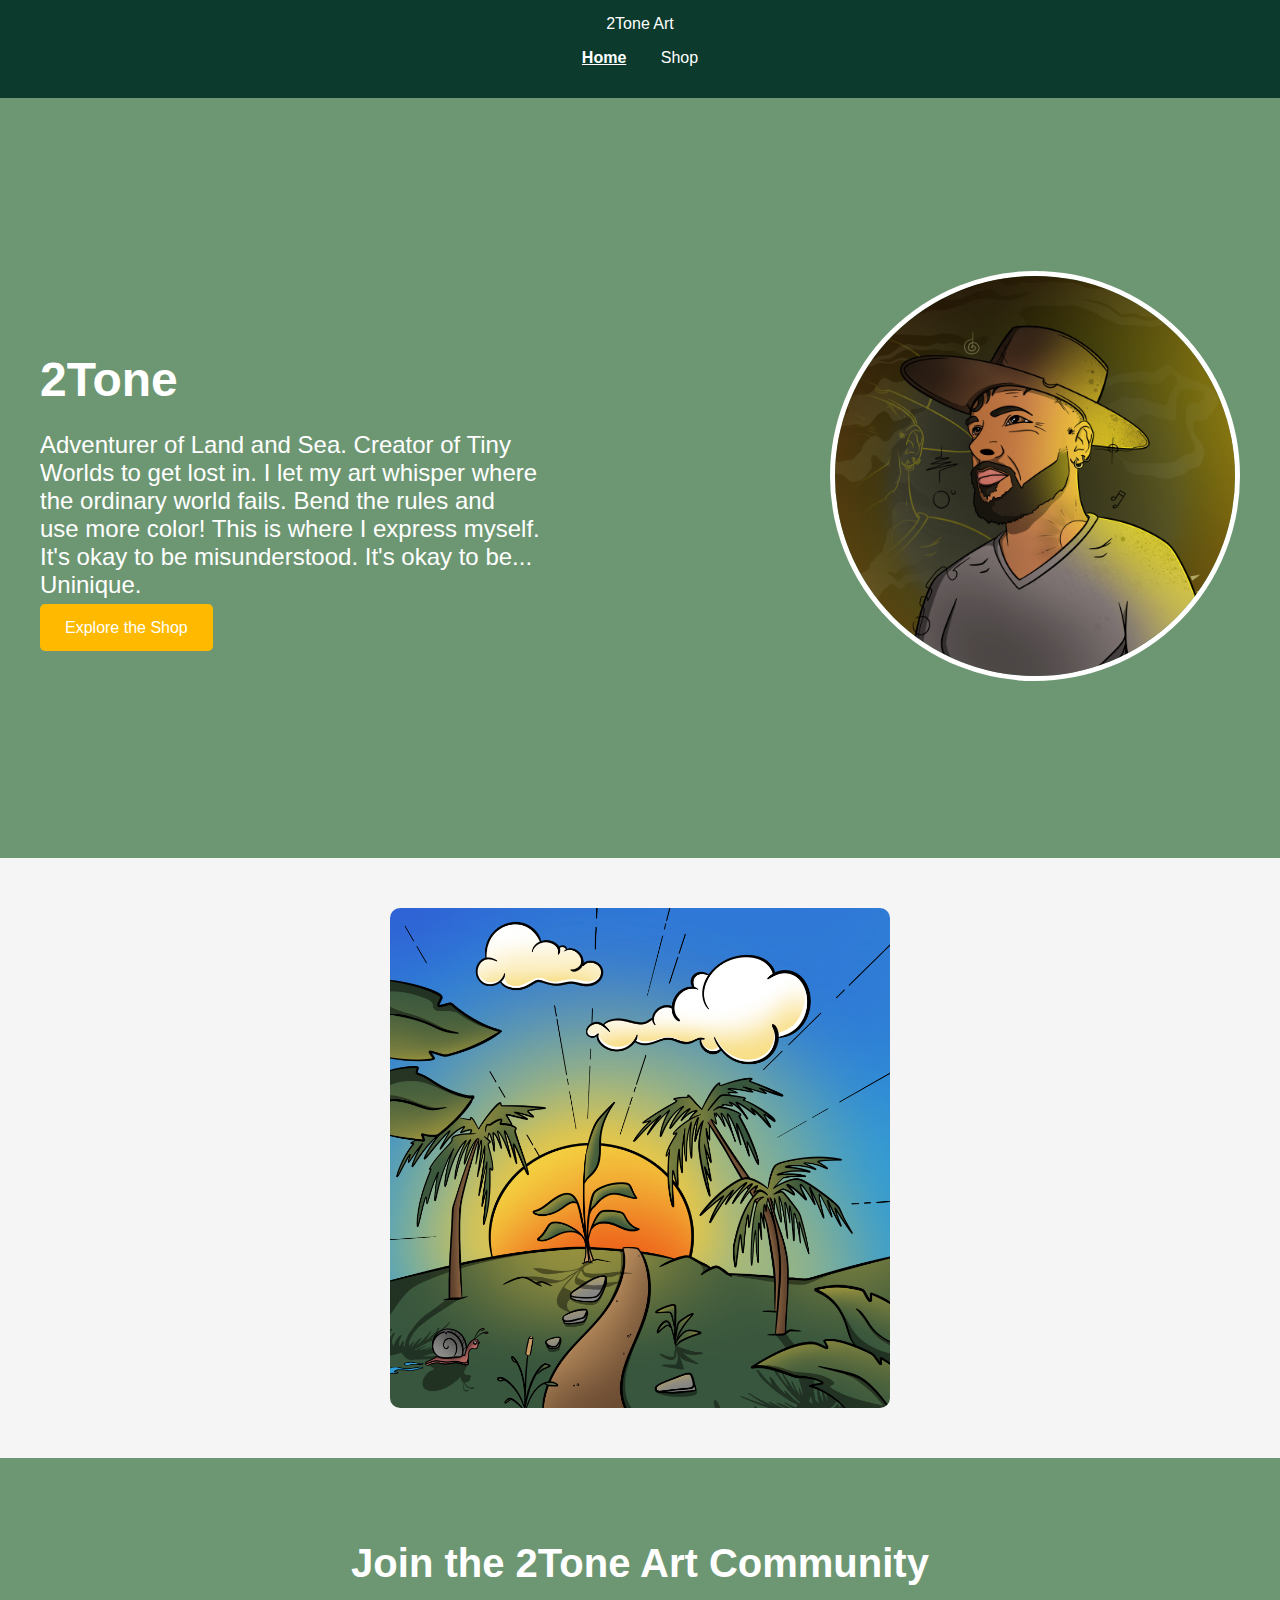
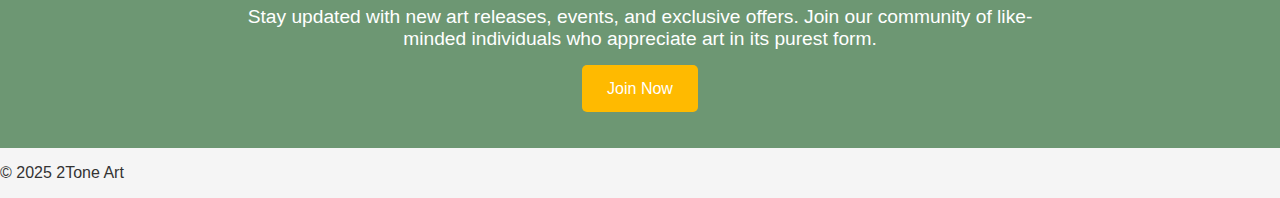
<file: index.html>
<!DOCTYPE html>
<html lang="en">
<head>
    <meta charset="UTF-8">
    <meta name="viewport" content="width=device-width, initial-scale=1.0">
    <title>2Tone Art - Home</title>
    <link rel="stylesheet" href="styles.css">
    <link rel="stylesheet" href="shop-styles.css">
</head>
<body onload="showSlides()"> <!-- Ensures the slideshow starts when the page loads -->
    <!-- Header -->
    <header>
        <nav>
            <div class="logo">2Tone Art</div>
            <ul>
                <li><a href="index.html" class="active">Home</a></li>
                <li><a href="shop.html">Shop</a></li>
            </ul>
        </nav>
    </header>

    <!-- Main Content -->
    <main>
        <!-- Hero Section (Your image + Bio) -->
        <section class="hero">
            <div class="hero-content">
                <div class="hero-text">
                    <h1>2Tone</h1>
                    <p>Adventurer of Land and Sea. Creator of Tiny Worlds to get lost in. I let my art whisper where the ordinary world fails. Bend the rules and use more color! This is where I express myself. It's okay to be misunderstood. It's okay to be... Uninique.</p>
                    <a href="shop.html" class="cta-button">Explore the Shop</a>
                </div>
                <div class="hero-image">
                    <img src="donepfp.jpg" alt="Picture of [Your Name]">
                </div>
            </div>
        </section>

        <!-- Art Slideshow Section -->
        <section class="art-slideshow">
            <div class="slideshow-container">
                <!-- Slides -->
                <div class="mySlides fade">
                    <img src="snailsky.png" alt="Art 1">
                </div>
                <div class="mySlides fade">
                    <img src="believewn.png" alt="Art 2">
                </div>
                <div class="mySlides fade">
                    <img src="basezora.png" alt="Art 3">
                </div>
                <div class="mySlides fade">
                    <img src="bll.png" alt="Art 4">
                </div>
            </div>
        </section>

        <!-- Join Us Section -->
        <section class="join">
            <h2>Join the 2Tone Art Community</h2>
            <p>Stay updated with new art releases, events, and exclusive offers. Join our community of like-minded individuals who appreciate art in its purest form.</p>
            <a href="join.html" class="cta-button">Join Now</a>
        </section>
    </main>

    <!-- Footer -->
    <footer>
        <p>&copy; 2025 2Tone Art</p>
    </footer>

    <!-- JavaScript for Slideshow -->
    <script>
let slideIndex = -1;

function showSlides() {
    const slides = document.getElementsByClassName("mySlides");

    for (let i = 0; i < slides.length; i++) {
        slides[i].classList.remove("active");
    }

    slideIndex = (slideIndex + 1) % slides.length;
    slides[slideIndex].classList.add("active");

    setTimeout(showSlides, 5000); // Change every 5 seconds
}
    </script>
</body>
</html>
</file>
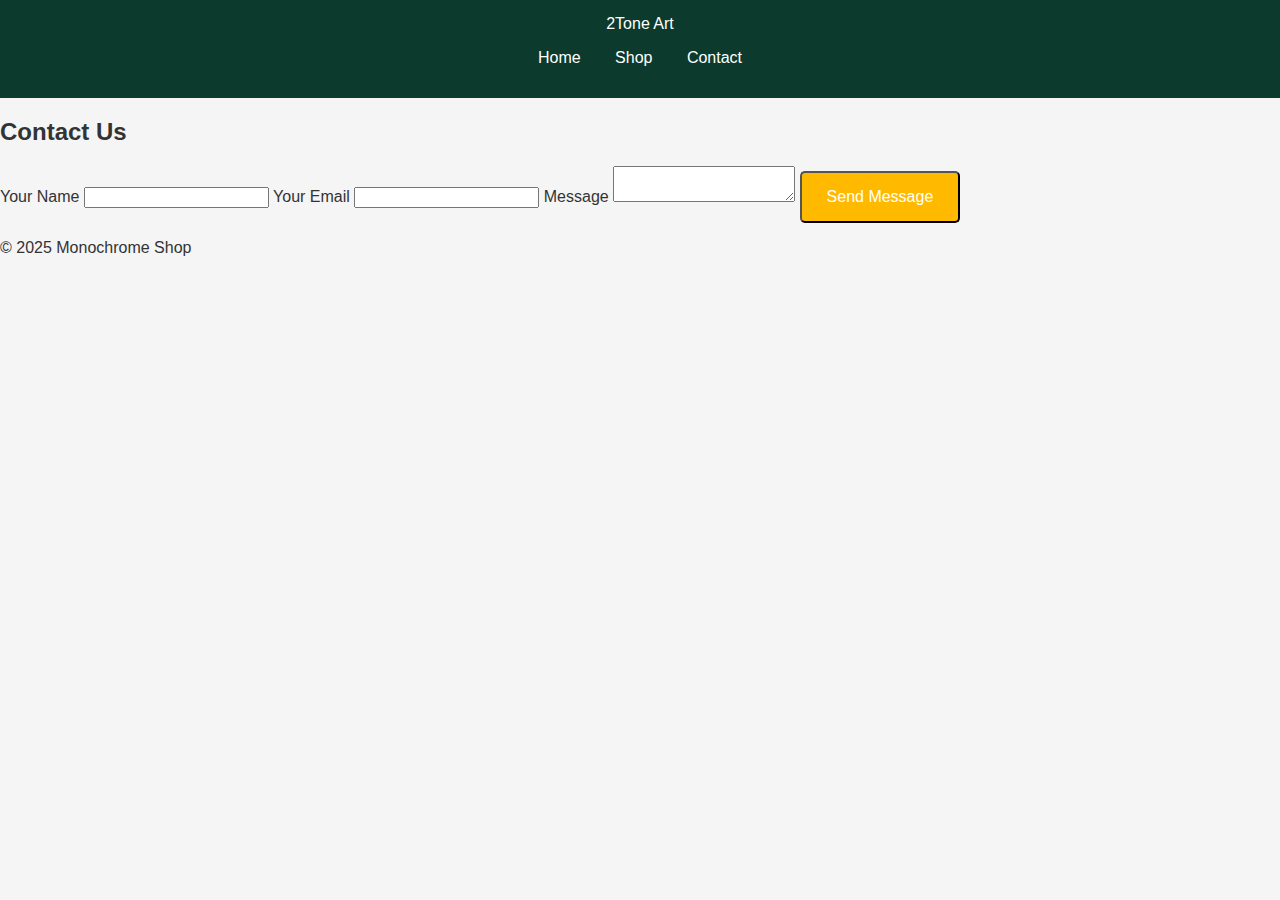
<file: contact.html>
<!DOCTYPE html>
<html lang="en">
<head>
    <meta charset="UTF-8">
    <meta name="viewport" content="width=device-width, initial-scale=1.0">
    <title>2Tone Art - Contact</title>

    <script 
  src="https://www.paypal.com/sdk/js?client-id=BAAJca7-BzO4LXNL0Nkaosg8dTQyXThbwm3yF0AfjJOLx-I6ldzLny3Wb4c5iiEilpV5zUMGr06j4RIoKs&components=hosted-buttons&enable-funding=venmo&currency=USD">
</script>

    <link rel="stylesheet" href="styles.css">
</head>
<body>
    <!-- Header -->
    <header>
        <nav>
            <div class="logo">2Tone Art</div>
            <ul>
                <li><a href="index.html">Home</a></li>
                <li><a href="shop.html">Shop</a></li>
                <li><a href="contact.html">Contact</a></li>
            </ul>
        </nav>
    </header>

    <!-- Contact Form -->
    <section class="contact-section">
        <h2>Contact Us</h2>
        <form action="#" method="POST">
            <label for="name">Your Name</label>
            <input type="text" id="name" name="name" required>

            <label for="email">Your Email</label>
            <input type="email" id="email" name="email" required>

            <label for="message">Message</label>
            <textarea id="message" name="message" required></textarea>

            <button type="submit" class="cta-button">Send Message</button>
        </form>
    </section>

    <!-- Footer -->
    <footer>
        <p>&copy; 2025 Monochrome Shop</p>
    </footer>
</body>
</html>
</file>
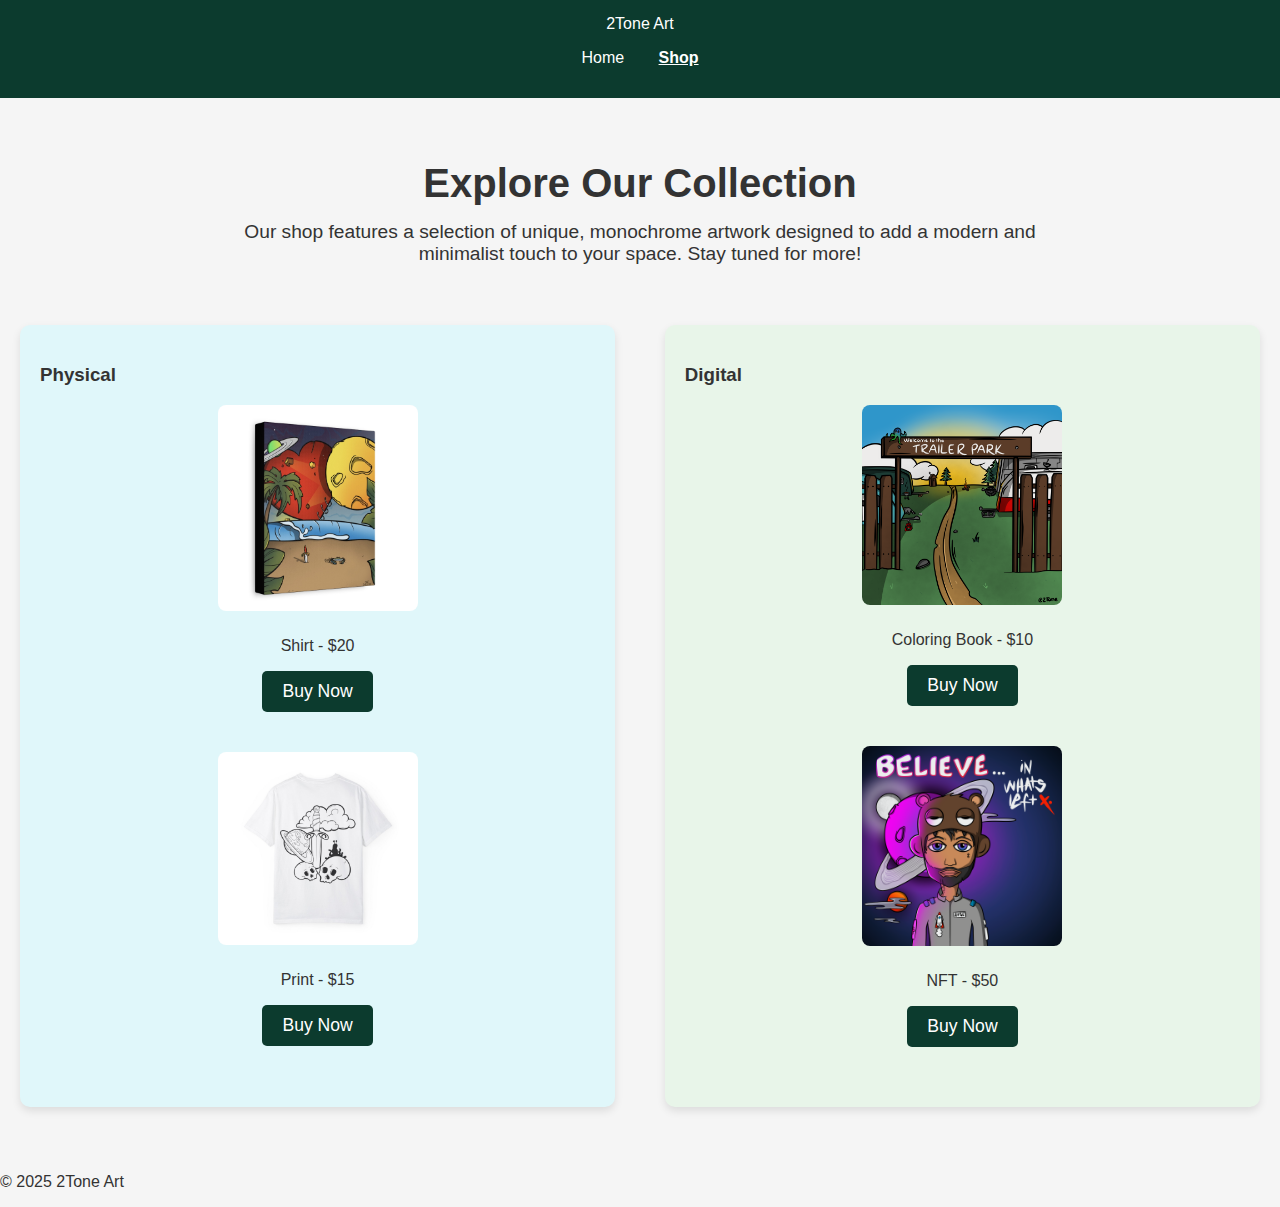
<file: shop.html>
<!DOCTYPE html>
<html lang="en">
<head>
    <meta charset="UTF-8">
    <meta name="viewport" content="width=device-width, initial-scale=1.0">
    <title>2Tone Art - Shop</title>
    <link rel="stylesheet" href="styles.css">
    <link rel="stylesheet" href="shop-styles.css">
</head>
<body>
    <!-- Header -->
    <header>
        <nav>
            <div class="logo">2Tone Art</div>
            <ul>
                <li><a href="index.html">Home</a></li>
                <li><a href="shop.html" class="active">Shop</a></li>
            </ul>
        </nav>
    </header>

    <!-- Main Content -->
   <!-- Main Content -->
<main>
    <!-- Shop Introduction -->
    <section class="shop-intro">
        <h2>Explore Our Collection</h2>
        <p>Our shop features a selection of unique, monochrome artwork designed to add a modern and minimalist touch to your space. Stay tuned for more!</p>
    </section>

    <!-- Physical and Digital Grid Section -->
    <section class="shop-grid">
        <!-- Physical Products Section -->
        <div class="product-grid physical">
            <h3>Physical</h3>
            <div class="product-item">
                <img src="cards2.jpg" alt="Shirt">
                <p>Shirt - $20</p>
                <a href="#" class="buy-button">Buy Now</a>
            </div>
            <div class="product-item">
                <img src="carsd3.jpg" alt="Print">
                <p>Print - $15</p>
                <a href="#" class="buy-button">Buy Now</a>
            </div>
            <!-- Add more physical items here -->
        </div>

        <!-- Digital Products Section -->
        <div class="product-grid digital">
            <h3>Digital</h3>
            <div class="product-item">
                <img src="basezora.png" alt="Coloring Book">
                <p>Coloring Book - $10</p>
                <a href="#" class="buy-button">Buy Now</a>
            </div>
            <div class="product-item">
                <img src="believewn.png" alt="NFT">
                <p>NFT - $50</p>
                <a href="#" class="buy-button">Buy Now</a>
            </div>
            <!-- Add more digital items here -->
        </div>
    </section>
</main>

    <!-- Footer -->
    <footer>
        <p>&copy; 2025 2Tone Art</p>
    </footer>
</body>
</html>
</file>
<file: shop-styles.css>
/* General Shop Layout */
.shop-intro {
    text-align: center;
    padding: 30px 20px;
    background-color: #f5f5f5;
    color: #333;
}

.shop-intro h2 {
    font-size: 2.5rem;
    margin-bottom: 15px;
}

.shop-intro p {
    font-size: 1.2rem;
    max-width: 800px;
    margin: 0 auto;
}

/* Shop Grid */
.shop-grid {
    display: flex;
    justify-content: space-between; /* Space between physical and digital products */
    gap: 20px; /* Space between the grids */
    padding: 30px 20px;
    flex-wrap: wrap; /* Allow wrapping on smaller screens */
}

/* Individual Product Grid */
.product-grid {
    width: 48%; /* Set width of each product grid */
    background-color: #f5f5f5;
    border-radius: 10px;
    padding: 20px;
    box-shadow: 0 4px 8px rgba(0, 0, 0, 0.1);
    margin-bottom: 20px;
    box-sizing: border-box; /* Ensure padding doesn't affect width */
}

/* Physical vs Digital Products */
.physical {
    background-color: #e0f7fa; /* Light cyan for physical products */
}

.digital {
    background-color: #e8f5e9; /* Light green for digital products */
}

/* Product Item Styles */
.product-item {
    display: flex;
    flex-direction: column;
    align-items: center;
    text-align: center;
}

.product-item img {
    width: 80%;
    max-width: 200px;
    height: auto;
    border-radius: 8px;
    margin-bottom: 10px;
    transition: transform 0.3s ease;
}

/* Product Title */
.product-title {
    font-size: 1.4rem;
    font-weight: bold;
    color: #333;
    margin-bottom: 5px;
}

/* Product Description */
.product-description {
    font-size: 1rem;
    color: #666;
    margin-bottom: 10px;
}

/* Product Price */
.product-price {
    font-size: 1.2rem;
    font-weight: bold;
    color: #333;
    margin-bottom: 15px;
}

/* Button Styles */
.buy-button {
    background-color: #0c3b2e;
    color: white;
    padding: 10px 20px;
    text-decoration: none;
    font-size: 1.1rem;
    border-radius: 5px;
    display: inline-block;
    text-align: center;
    transition: background-color 0.3s ease;
    margin-bottom: 40px;
}

.buy-button:hover {
    background-color: #ffba00;
}

.buy-button:active {
    transform: scale(0.98);
}

/* Hover Effect for Product Images */
.product-item:hover img {
    transform: scale(1.05); /* Slight zoom effect on hover */
}

/* Responsive Layout */
@media (max-width: 1024px) {
    /* Tablet and smaller screens - side by side */
    .product-grid {
        width: 48%; /* Keep two items per row */
    }
}

@media (max-width: 768px) {
    /* Adjust layout for mobile screens */
    .shop-grid {
        flex-direction: column; /* Stack products vertically */
        justify-content: center; /* Center the products */
    }

    .product-grid {
        width: 90%; /* Take up most of the screen on mobile */
        margin-bottom: 20px;
    }

    .product-item img {
        width: 90%; /* Adjust image size for mobile */
    }

    .shop-intro h2 {
        font-size: 2rem;
    }

    .shop-intro p {
        font-size: 1rem;
    }

    .buy-button {
        font-size: 1rem; /* Slightly smaller button text for mobile */
        padding: 8px 16px; /* Adjust button padding for mobile */
    }
}

@media (max-width: 480px) {
    /* Stack items vertically on very small screens */
    .shop-grid {
        flex-direction: column; /* Stack products vertically on very small screens */
        align-items: center;
    }

    .product-grid {
        width: 90%; /* Take up most of the screen on mobile */
        margin-bottom: 20px;
    }
}
</file>
<file: styles.css>
/* Reset + Base */
body {
    font-family: Arial, sans-serif;
    background-color: #f5f5f5;
    color: #333;
    margin: 0;
    padding: 0;
}

/* Header */
header {
    background-color: #0c3b2e;
    color: white;
    padding: 15px 0;
    text-align: center;
}

header nav ul {
    list-style: none;
    padding: 0;
}

header nav ul li {
    display: inline;
    margin: 0 15px;
}

header nav ul li a {
    color: white;
    text-decoration: none;
    transition: color 0.3s ease;
}

header nav ul li a.active {
    font-weight: bold;
    text-decoration: underline;
}

header nav ul li a:hover {
    color: #ffba00;
}

/* Hero Section */
.hero {
    background-color: #6d9773;
    color: white;
    display: flex;
    justify-content: center;
    align-items: center;
    padding: 20px 20px;
    min-height: 80vh;
}

.hero-content {
    display: flex;
    flex-direction: row;
    justify-content: space-between;
    align-items: center;
    width: 100%;
    max-width: 1200px;
    margin: 0 auto;
}

.hero-text {
    max-width: 500px;
}

.hero h1 {
    font-size: 3rem;
    margin-bottom: 20px;
}

.hero p {
    font-size: 1.5rem;
    margin-bottom: 20px;
}

.cta-button {
    background-color: #ffba00;
    color: white;
    padding: 15px 25px;
    text-decoration: none;
    font-size: 1rem;
    border-radius: 5px;
    transition: background-color 0.3s ease, transform 0.3s ease;
}

.cta-button:hover {
    background-color: #ff9900;
    transform: scale(1.05);
}

.hero-image img {
    width: 400px;
    height: auto;
    border-radius: 50%;
    border: 5px solid white;
}

/* Slideshow Section */
.art-slideshow {
    padding: 50px 20px;
    text-align: center;
    background-color: #f5f5f5;
}

.slideshow-container {
    position: relative;
    width: 500px;
    height: 500px;
    margin: auto;
    overflow: hidden;
}

/* Updated Slideshow Fade Logic */
.mySlides {
    position: absolute;
    top: 0;
    left: 0;
    width: 100%;
    height: 100%;
    opacity: 0;
    transition: opacity 2s ease-in-out;
    z-index: 0;
}

.mySlides.active {
    opacity: 1;
    z-index: 1;
}

.mySlides img {
    width: 100%;
    height: 100%;
    object-fit: cover;
    border-radius: 10px;
}

/* Join Us Section */
.join {
    background-color: #6d9773;
    color: white;
    padding: 50px 20px;
    text-align: center;
}

.join h2 {
    font-size: 2.5rem;
    margin-bottom: 20px;
}

.join p {
    font-size: 1.2rem;
    max-width: 800px;
    margin: 0 auto 30px;
}

/* Responsive */
@media (max-width: 768px) {
    .hero h1 {
        font-size: 2.5rem;
    }

    .hero p {
        font-size: 1.2rem;
    }

    .cta-button {
        font-size: 0.9rem;
        padding: 12px 20px;
    }

    .about p,
    .join p {
        font-size: 1rem;
    }

    .hero-content {
        flex-direction: column;
        align-items: center;
        text-align: center;
        gap: 20px;
    }

    .hero-image img {
        width: 150px;
        height: auto;
        margin-top: 20px;
    }

    .slideshow-container {
        width: 300px;
        height: 300px;
    }
}
</file>
